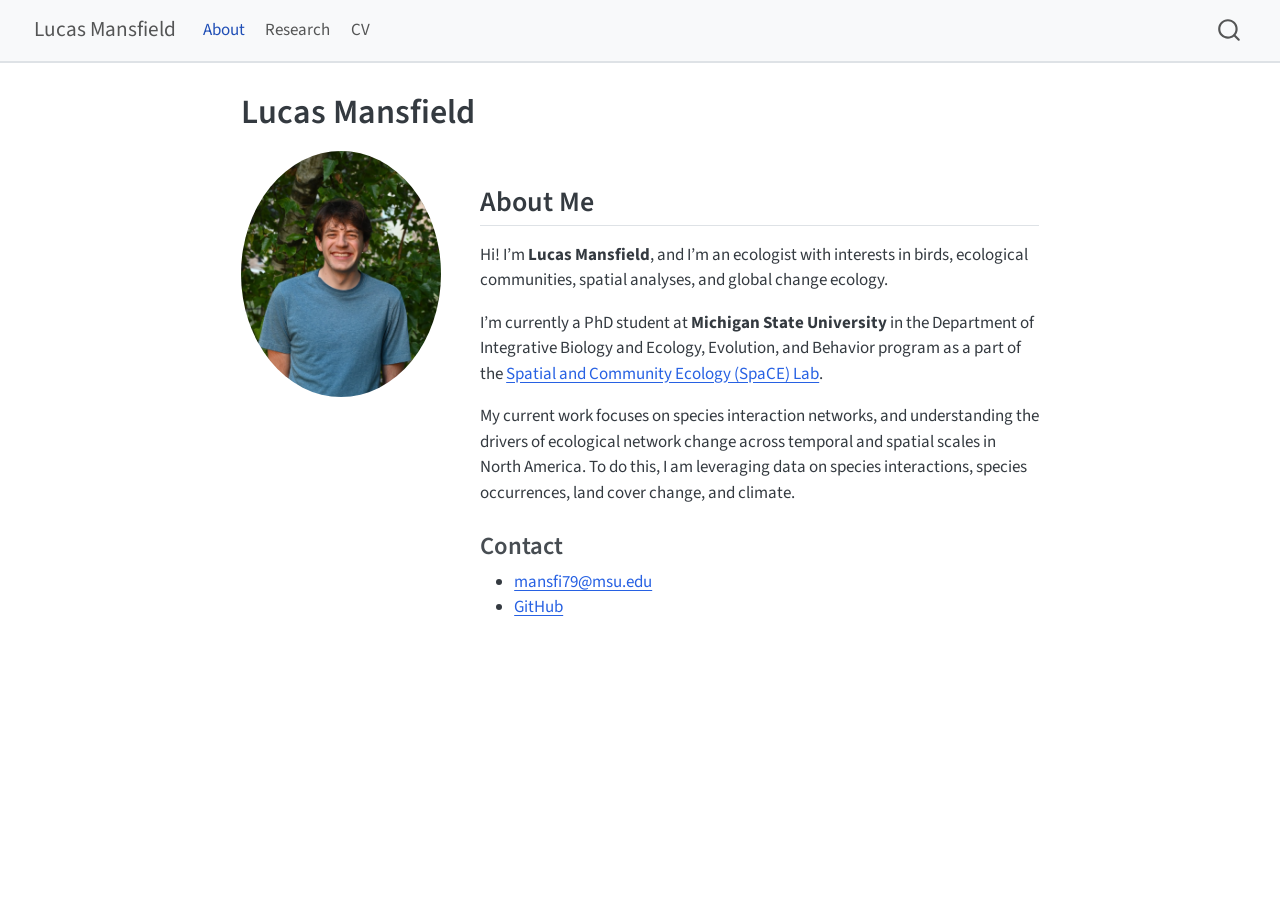
<file: docs/index.html>
<!DOCTYPE html>
<html xmlns="http://www.w3.org/1999/xhtml" lang="en" xml:lang="en"><head>

<meta charset="utf-8">
<meta name="generator" content="quarto-1.8.25">

<meta name="viewport" content="width=device-width, initial-scale=1.0, user-scalable=yes">


<title>Lucas Mansfield</title>
<style>
code{white-space: pre-wrap;}
span.smallcaps{font-variant: small-caps;}
div.columns{display: flex; gap: min(4vw, 1.5em);}
div.column{flex: auto; overflow-x: auto;}
div.hanging-indent{margin-left: 1.5em; text-indent: -1.5em;}
ul.task-list{list-style: none;}
ul.task-list li input[type="checkbox"] {
  width: 0.8em;
  margin: 0 0.8em 0.2em -1em; /* quarto-specific, see https://github.com/quarto-dev/quarto-cli/issues/4556 */ 
  vertical-align: middle;
}
</style>


<script src="site_libs/quarto-nav/quarto-nav.js"></script>
<script src="site_libs/quarto-nav/headroom.min.js"></script>
<script src="site_libs/clipboard/clipboard.min.js"></script>
<script src="site_libs/quarto-search/autocomplete.umd.js"></script>
<script src="site_libs/quarto-search/fuse.min.js"></script>
<script src="site_libs/quarto-search/quarto-search.js"></script>
<meta name="quarto:offset" content="./">
<script src="site_libs/quarto-html/quarto.js" type="module"></script>
<script src="site_libs/quarto-html/tabsets/tabsets.js" type="module"></script>
<script src="site_libs/quarto-html/axe/axe-check.js" type="module"></script>
<script src="site_libs/quarto-html/popper.min.js"></script>
<script src="site_libs/quarto-html/tippy.umd.min.js"></script>
<script src="site_libs/quarto-html/anchor.min.js"></script>
<link href="site_libs/quarto-html/tippy.css" rel="stylesheet">
<link href="site_libs/quarto-html/quarto-syntax-highlighting-7b89279ff1a6dce999919e0e67d4d9ec.css" rel="stylesheet" id="quarto-text-highlighting-styles">
<script src="site_libs/bootstrap/bootstrap.min.js"></script>
<link href="site_libs/bootstrap/bootstrap-icons.css" rel="stylesheet">
<link href="site_libs/bootstrap/bootstrap-e31584831b205ffbb2d98406f31c2a5b.min.css" rel="stylesheet" append-hash="true" id="quarto-bootstrap" data-mode="light">
<script id="quarto-search-options" type="application/json">{
  "location": "navbar",
  "copy-button": false,
  "collapse-after": 3,
  "panel-placement": "end",
  "type": "overlay",
  "limit": 50,
  "keyboard-shortcut": [
    "f",
    "/",
    "s"
  ],
  "show-item-context": false,
  "language": {
    "search-no-results-text": "No results",
    "search-matching-documents-text": "matching documents",
    "search-copy-link-title": "Copy link to search",
    "search-hide-matches-text": "Hide additional matches",
    "search-more-match-text": "more match in this document",
    "search-more-matches-text": "more matches in this document",
    "search-clear-button-title": "Clear",
    "search-text-placeholder": "",
    "search-detached-cancel-button-title": "Cancel",
    "search-submit-button-title": "Submit",
    "search-label": "Search"
  }
}</script>


<link rel="stylesheet" href="styles.css">
</head>

<body class="nav-fixed fullcontent quarto-light">

<div id="quarto-search-results"></div>
  <header id="quarto-header" class="headroom fixed-top">
    <nav class="navbar navbar-expand-lg " data-bs-theme="dark">
      <div class="navbar-container container-fluid">
      <div class="navbar-brand-container mx-auto">
    <a href="./index.html" class="navbar-brand navbar-brand-logo">
    </a>
    <a class="navbar-brand" href="./index.html">
    <span class="navbar-title">Lucas Mansfield</span>
    </a>
  </div>
            <div id="quarto-search" class="" title="Search"></div>
          <button class="navbar-toggler" type="button" data-bs-toggle="collapse" data-bs-target="#navbarCollapse" aria-controls="navbarCollapse" role="menu" aria-expanded="false" aria-label="Toggle navigation" onclick="if (window.quartoToggleHeadroom) { window.quartoToggleHeadroom(); }">
  <span class="navbar-toggler-icon"></span>
</button>
          <div class="collapse navbar-collapse" id="navbarCollapse">
            <ul class="navbar-nav navbar-nav-scroll me-auto">
  <li class="nav-item">
    <a class="nav-link active" href="./index.html" aria-current="page"> 
<span class="menu-text">About</span></a>
  </li>  
  <li class="nav-item">
    <a class="nav-link" href="./research.html"> 
<span class="menu-text">Research</span></a>
  </li>  
  <li class="nav-item">
    <a class="nav-link" href="./cv.html"> 
<span class="menu-text">CV</span></a>
  </li>  
</ul>
          </div> <!-- /navcollapse -->
            <div class="quarto-navbar-tools">
</div>
      </div> <!-- /container-fluid -->
    </nav>
</header>
<!-- content -->
<div id="quarto-content" class="quarto-container page-columns page-rows-contents page-layout-article page-navbar">
<!-- sidebar -->
<!-- margin-sidebar -->
    
<!-- main -->
<main class="content" id="quarto-document-content">

<header id="title-block-header" class="quarto-title-block default">
<div class="quarto-title">
<h1 class="title">Lucas Mansfield</h1>
</div>



<div class="quarto-title-meta">

    
  
    
  </div>
  


</header>


<div class="columns">
<div class="column" style="width:30%;">
<p><img src="images/profile.jpg" class="img-fluid" style="border-radius: 50%;" width="200"></p>
</div><div class="column" style="width:70%;">
<section id="about-me" class="level2">
<h2 class="anchored" data-anchor-id="about-me">About Me</h2>
<p>Hi! I’m <strong>Lucas Mansfield</strong>, and I’m an ecologist with interests in birds, ecological communities, spatial analyses, and global change ecology.</p>
<p>I’m currently a PhD student at <strong>Michigan State University</strong> in the Department of Integrative Biology and Ecology, Evolution, and Behavior program as a part of the <a href="https://www.communityecologylab.com/">Spatial and Community Ecology (SpaCE) Lab</a>.</p>
<p>My current work focuses on species interaction networks, and understanding the drivers of ecological network change across temporal and spatial scales in North America. To do this, I am leveraging data on species interactions, species occurrences, land cover change, and climate.</p>
<section id="contact" class="level3">
<h3 class="anchored" data-anchor-id="contact">Contact</h3>
<ul>
<li><a href="mailto:mansfi79@msu.edu">mansfi79@msu.edu</a></li>
<li><a href="https://github.com/lmansf44">GitHub</a></li>
</ul>
</section>
</section>
</div>
</div>



</main> <!-- /main -->
<script id="quarto-html-after-body" type="application/javascript">
  window.document.addEventListener("DOMContentLoaded", function (event) {
    const icon = "";
    const anchorJS = new window.AnchorJS();
    anchorJS.options = {
      placement: 'right',
      icon: icon
    };
    anchorJS.add('.anchored');
    const isCodeAnnotation = (el) => {
      for (const clz of el.classList) {
        if (clz.startsWith('code-annotation-')) {                     
          return true;
        }
      }
      return false;
    }
    const onCopySuccess = function(e) {
      // button target
      const button = e.trigger;
      // don't keep focus
      button.blur();
      // flash "checked"
      button.classList.add('code-copy-button-checked');
      var currentTitle = button.getAttribute("title");
      button.setAttribute("title", "Copied!");
      let tooltip;
      if (window.bootstrap) {
        button.setAttribute("data-bs-toggle", "tooltip");
        button.setAttribute("data-bs-placement", "left");
        button.setAttribute("data-bs-title", "Copied!");
        tooltip = new bootstrap.Tooltip(button, 
          { trigger: "manual", 
            customClass: "code-copy-button-tooltip",
            offset: [0, -8]});
        tooltip.show();    
      }
      setTimeout(function() {
        if (tooltip) {
          tooltip.hide();
          button.removeAttribute("data-bs-title");
          button.removeAttribute("data-bs-toggle");
          button.removeAttribute("data-bs-placement");
        }
        button.setAttribute("title", currentTitle);
        button.classList.remove('code-copy-button-checked');
      }, 1000);
      // clear code selection
      e.clearSelection();
    }
    const getTextToCopy = function(trigger) {
      const outerScaffold = trigger.parentElement.cloneNode(true);
      const codeEl = outerScaffold.querySelector('code');
      for (const childEl of codeEl.children) {
        if (isCodeAnnotation(childEl)) {
          childEl.remove();
        }
      }
      return codeEl.innerText;
    }
    const clipboard = new window.ClipboardJS('.code-copy-button:not([data-in-quarto-modal])', {
      text: getTextToCopy
    });
    clipboard.on('success', onCopySuccess);
    if (window.document.getElementById('quarto-embedded-source-code-modal')) {
      const clipboardModal = new window.ClipboardJS('.code-copy-button[data-in-quarto-modal]', {
        text: getTextToCopy,
        container: window.document.getElementById('quarto-embedded-source-code-modal')
      });
      clipboardModal.on('success', onCopySuccess);
    }
      var localhostRegex = new RegExp(/^(?:http|https):\/\/localhost\:?[0-9]*\//);
      var mailtoRegex = new RegExp(/^mailto:/);
        var filterRegex = new RegExp("https:\/\/lucasmansfield\.github\.io");
      var isInternal = (href) => {
          return filterRegex.test(href) || localhostRegex.test(href) || mailtoRegex.test(href);
      }
      // Inspect non-navigation links and adorn them if external
     var links = window.document.querySelectorAll('a[href]:not(.nav-link):not(.navbar-brand):not(.toc-action):not(.sidebar-link):not(.sidebar-item-toggle):not(.pagination-link):not(.no-external):not([aria-hidden]):not(.dropdown-item):not(.quarto-navigation-tool):not(.about-link)');
      for (var i=0; i<links.length; i++) {
        const link = links[i];
        if (!isInternal(link.href)) {
          // undo the damage that might have been done by quarto-nav.js in the case of
          // links that we want to consider external
          if (link.dataset.originalHref !== undefined) {
            link.href = link.dataset.originalHref;
          }
        }
      }
    function tippyHover(el, contentFn, onTriggerFn, onUntriggerFn) {
      const config = {
        allowHTML: true,
        maxWidth: 500,
        delay: 100,
        arrow: false,
        appendTo: function(el) {
            return el.parentElement;
        },
        interactive: true,
        interactiveBorder: 10,
        theme: 'quarto',
        placement: 'bottom-start',
      };
      if (contentFn) {
        config.content = contentFn;
      }
      if (onTriggerFn) {
        config.onTrigger = onTriggerFn;
      }
      if (onUntriggerFn) {
        config.onUntrigger = onUntriggerFn;
      }
      window.tippy(el, config); 
    }
    const noterefs = window.document.querySelectorAll('a[role="doc-noteref"]');
    for (var i=0; i<noterefs.length; i++) {
      const ref = noterefs[i];
      tippyHover(ref, function() {
        // use id or data attribute instead here
        let href = ref.getAttribute('data-footnote-href') || ref.getAttribute('href');
        try { href = new URL(href).hash; } catch {}
        const id = href.replace(/^#\/?/, "");
        const note = window.document.getElementById(id);
        if (note) {
          return note.innerHTML;
        } else {
          return "";
        }
      });
    }
    const xrefs = window.document.querySelectorAll('a.quarto-xref');
    const processXRef = (id, note) => {
      // Strip column container classes
      const stripColumnClz = (el) => {
        el.classList.remove("page-full", "page-columns");
        if (el.children) {
          for (const child of el.children) {
            stripColumnClz(child);
          }
        }
      }
      stripColumnClz(note)
      if (id === null || id.startsWith('sec-')) {
        // Special case sections, only their first couple elements
        const container = document.createElement("div");
        if (note.children && note.children.length > 2) {
          container.appendChild(note.children[0].cloneNode(true));
          for (let i = 1; i < note.children.length; i++) {
            const child = note.children[i];
            if (child.tagName === "P" && child.innerText === "") {
              continue;
            } else {
              container.appendChild(child.cloneNode(true));
              break;
            }
          }
          if (window.Quarto?.typesetMath) {
            window.Quarto.typesetMath(container);
          }
          return container.innerHTML
        } else {
          if (window.Quarto?.typesetMath) {
            window.Quarto.typesetMath(note);
          }
          return note.innerHTML;
        }
      } else {
        // Remove any anchor links if they are present
        const anchorLink = note.querySelector('a.anchorjs-link');
        if (anchorLink) {
          anchorLink.remove();
        }
        if (window.Quarto?.typesetMath) {
          window.Quarto.typesetMath(note);
        }
        if (note.classList.contains("callout")) {
          return note.outerHTML;
        } else {
          return note.innerHTML;
        }
      }
    }
    for (var i=0; i<xrefs.length; i++) {
      const xref = xrefs[i];
      tippyHover(xref, undefined, function(instance) {
        instance.disable();
        let url = xref.getAttribute('href');
        let hash = undefined; 
        if (url.startsWith('#')) {
          hash = url;
        } else {
          try { hash = new URL(url).hash; } catch {}
        }
        if (hash) {
          const id = hash.replace(/^#\/?/, "");
          const note = window.document.getElementById(id);
          if (note !== null) {
            try {
              const html = processXRef(id, note.cloneNode(true));
              instance.setContent(html);
            } finally {
              instance.enable();
              instance.show();
            }
          } else {
            // See if we can fetch this
            fetch(url.split('#')[0])
            .then(res => res.text())
            .then(html => {
              const parser = new DOMParser();
              const htmlDoc = parser.parseFromString(html, "text/html");
              const note = htmlDoc.getElementById(id);
              if (note !== null) {
                const html = processXRef(id, note);
                instance.setContent(html);
              } 
            }).finally(() => {
              instance.enable();
              instance.show();
            });
          }
        } else {
          // See if we can fetch a full url (with no hash to target)
          // This is a special case and we should probably do some content thinning / targeting
          fetch(url)
          .then(res => res.text())
          .then(html => {
            const parser = new DOMParser();
            const htmlDoc = parser.parseFromString(html, "text/html");
            const note = htmlDoc.querySelector('main.content');
            if (note !== null) {
              // This should only happen for chapter cross references
              // (since there is no id in the URL)
              // remove the first header
              if (note.children.length > 0 && note.children[0].tagName === "HEADER") {
                note.children[0].remove();
              }
              const html = processXRef(null, note);
              instance.setContent(html);
            } 
          }).finally(() => {
            instance.enable();
            instance.show();
          });
        }
      }, function(instance) {
      });
    }
        let selectedAnnoteEl;
        const selectorForAnnotation = ( cell, annotation) => {
          let cellAttr = 'data-code-cell="' + cell + '"';
          let lineAttr = 'data-code-annotation="' +  annotation + '"';
          const selector = 'span[' + cellAttr + '][' + lineAttr + ']';
          return selector;
        }
        const selectCodeLines = (annoteEl) => {
          const doc = window.document;
          const targetCell = annoteEl.getAttribute("data-target-cell");
          const targetAnnotation = annoteEl.getAttribute("data-target-annotation");
          const annoteSpan = window.document.querySelector(selectorForAnnotation(targetCell, targetAnnotation));
          const lines = annoteSpan.getAttribute("data-code-lines").split(",");
          const lineIds = lines.map((line) => {
            return targetCell + "-" + line;
          })
          let top = null;
          let height = null;
          let parent = null;
          if (lineIds.length > 0) {
              //compute the position of the single el (top and bottom and make a div)
              const el = window.document.getElementById(lineIds[0]);
              top = el.offsetTop;
              height = el.offsetHeight;
              parent = el.parentElement.parentElement;
            if (lineIds.length > 1) {
              const lastEl = window.document.getElementById(lineIds[lineIds.length - 1]);
              const bottom = lastEl.offsetTop + lastEl.offsetHeight;
              height = bottom - top;
            }
            if (top !== null && height !== null && parent !== null) {
              // cook up a div (if necessary) and position it 
              let div = window.document.getElementById("code-annotation-line-highlight");
              if (div === null) {
                div = window.document.createElement("div");
                div.setAttribute("id", "code-annotation-line-highlight");
                div.style.position = 'absolute';
                parent.appendChild(div);
              }
              div.style.top = top - 2 + "px";
              div.style.height = height + 4 + "px";
              div.style.left = 0;
              let gutterDiv = window.document.getElementById("code-annotation-line-highlight-gutter");
              if (gutterDiv === null) {
                gutterDiv = window.document.createElement("div");
                gutterDiv.setAttribute("id", "code-annotation-line-highlight-gutter");
                gutterDiv.style.position = 'absolute';
                const codeCell = window.document.getElementById(targetCell);
                const gutter = codeCell.querySelector('.code-annotation-gutter');
                gutter.appendChild(gutterDiv);
              }
              gutterDiv.style.top = top - 2 + "px";
              gutterDiv.style.height = height + 4 + "px";
            }
            selectedAnnoteEl = annoteEl;
          }
        };
        const unselectCodeLines = () => {
          const elementsIds = ["code-annotation-line-highlight", "code-annotation-line-highlight-gutter"];
          elementsIds.forEach((elId) => {
            const div = window.document.getElementById(elId);
            if (div) {
              div.remove();
            }
          });
          selectedAnnoteEl = undefined;
        };
          // Handle positioning of the toggle
      window.addEventListener(
        "resize",
        throttle(() => {
          elRect = undefined;
          if (selectedAnnoteEl) {
            selectCodeLines(selectedAnnoteEl);
          }
        }, 10)
      );
      function throttle(fn, ms) {
      let throttle = false;
      let timer;
        return (...args) => {
          if(!throttle) { // first call gets through
              fn.apply(this, args);
              throttle = true;
          } else { // all the others get throttled
              if(timer) clearTimeout(timer); // cancel #2
              timer = setTimeout(() => {
                fn.apply(this, args);
                timer = throttle = false;
              }, ms);
          }
        };
      }
        // Attach click handler to the DT
        const annoteDls = window.document.querySelectorAll('dt[data-target-cell]');
        for (const annoteDlNode of annoteDls) {
          annoteDlNode.addEventListener('click', (event) => {
            const clickedEl = event.target;
            if (clickedEl !== selectedAnnoteEl) {
              unselectCodeLines();
              const activeEl = window.document.querySelector('dt[data-target-cell].code-annotation-active');
              if (activeEl) {
                activeEl.classList.remove('code-annotation-active');
              }
              selectCodeLines(clickedEl);
              clickedEl.classList.add('code-annotation-active');
            } else {
              // Unselect the line
              unselectCodeLines();
              clickedEl.classList.remove('code-annotation-active');
            }
          });
        }
    const findCites = (el) => {
      const parentEl = el.parentElement;
      if (parentEl) {
        const cites = parentEl.dataset.cites;
        if (cites) {
          return {
            el,
            cites: cites.split(' ')
          };
        } else {
          return findCites(el.parentElement)
        }
      } else {
        return undefined;
      }
    };
    var bibliorefs = window.document.querySelectorAll('a[role="doc-biblioref"]');
    for (var i=0; i<bibliorefs.length; i++) {
      const ref = bibliorefs[i];
      const citeInfo = findCites(ref);
      if (citeInfo) {
        tippyHover(citeInfo.el, function() {
          var popup = window.document.createElement('div');
          citeInfo.cites.forEach(function(cite) {
            var citeDiv = window.document.createElement('div');
            citeDiv.classList.add('hanging-indent');
            citeDiv.classList.add('csl-entry');
            var biblioDiv = window.document.getElementById('ref-' + cite);
            if (biblioDiv) {
              citeDiv.innerHTML = biblioDiv.innerHTML;
            }
            popup.appendChild(citeDiv);
          });
          return popup.innerHTML;
        });
      }
    }
  });
  </script>
</div> <!-- /content -->




</body></html>
</file>
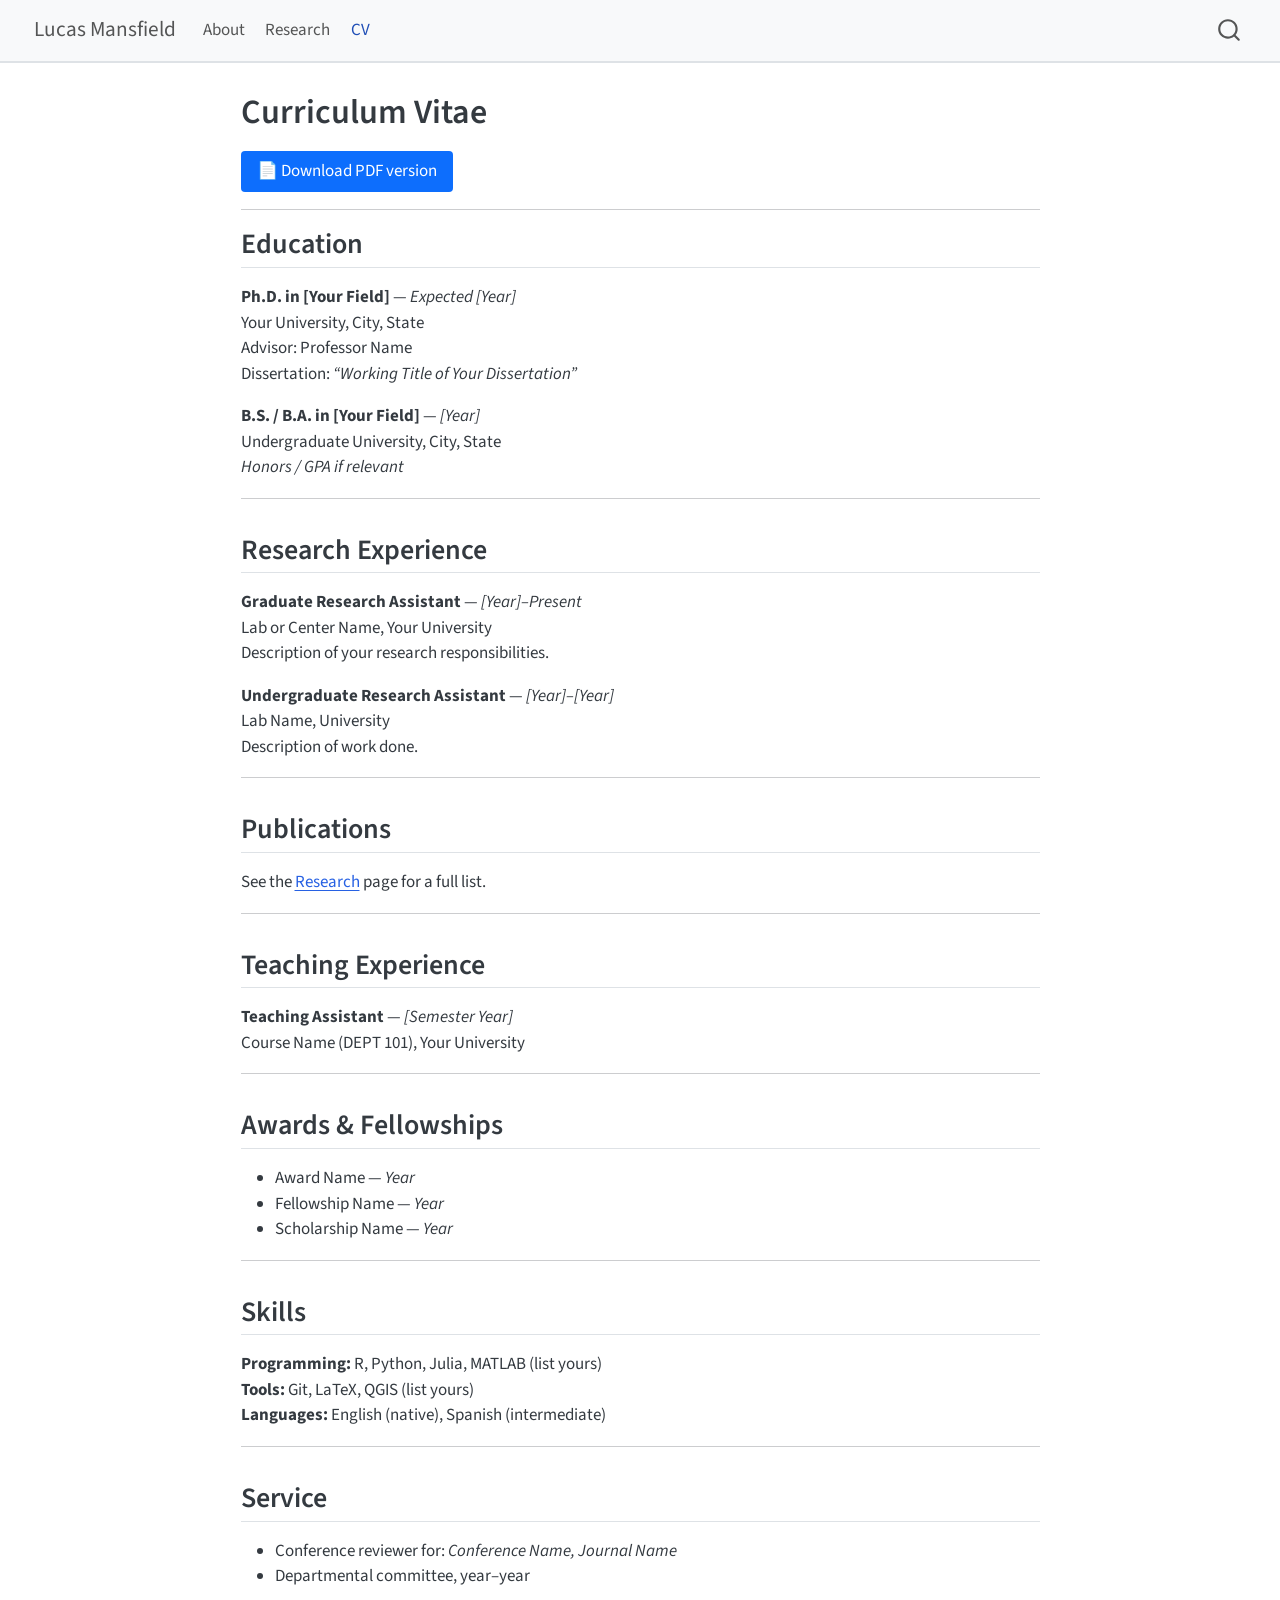
<file: docs/cv.html>
<!DOCTYPE html>
<html xmlns="http://www.w3.org/1999/xhtml" lang="en" xml:lang="en"><head>

<meta charset="utf-8">
<meta name="generator" content="quarto-1.8.25">

<meta name="viewport" content="width=device-width, initial-scale=1.0, user-scalable=yes">


<title>Curriculum Vitae – Lucas Mansfield</title>
<style>
code{white-space: pre-wrap;}
span.smallcaps{font-variant: small-caps;}
div.columns{display: flex; gap: min(4vw, 1.5em);}
div.column{flex: auto; overflow-x: auto;}
div.hanging-indent{margin-left: 1.5em; text-indent: -1.5em;}
ul.task-list{list-style: none;}
ul.task-list li input[type="checkbox"] {
  width: 0.8em;
  margin: 0 0.8em 0.2em -1em; /* quarto-specific, see https://github.com/quarto-dev/quarto-cli/issues/4556 */ 
  vertical-align: middle;
}
</style>


<script src="site_libs/quarto-nav/quarto-nav.js"></script>
<script src="site_libs/quarto-nav/headroom.min.js"></script>
<script src="site_libs/clipboard/clipboard.min.js"></script>
<script src="site_libs/quarto-search/autocomplete.umd.js"></script>
<script src="site_libs/quarto-search/fuse.min.js"></script>
<script src="site_libs/quarto-search/quarto-search.js"></script>
<meta name="quarto:offset" content="./">
<script src="site_libs/quarto-html/quarto.js" type="module"></script>
<script src="site_libs/quarto-html/tabsets/tabsets.js" type="module"></script>
<script src="site_libs/quarto-html/axe/axe-check.js" type="module"></script>
<script src="site_libs/quarto-html/popper.min.js"></script>
<script src="site_libs/quarto-html/tippy.umd.min.js"></script>
<script src="site_libs/quarto-html/anchor.min.js"></script>
<link href="site_libs/quarto-html/tippy.css" rel="stylesheet">
<link href="site_libs/quarto-html/quarto-syntax-highlighting-7b89279ff1a6dce999919e0e67d4d9ec.css" rel="stylesheet" id="quarto-text-highlighting-styles">
<script src="site_libs/bootstrap/bootstrap.min.js"></script>
<link href="site_libs/bootstrap/bootstrap-icons.css" rel="stylesheet">
<link href="site_libs/bootstrap/bootstrap-e31584831b205ffbb2d98406f31c2a5b.min.css" rel="stylesheet" append-hash="true" id="quarto-bootstrap" data-mode="light">
<script id="quarto-search-options" type="application/json">{
  "location": "navbar",
  "copy-button": false,
  "collapse-after": 3,
  "panel-placement": "end",
  "type": "overlay",
  "limit": 50,
  "keyboard-shortcut": [
    "f",
    "/",
    "s"
  ],
  "show-item-context": false,
  "language": {
    "search-no-results-text": "No results",
    "search-matching-documents-text": "matching documents",
    "search-copy-link-title": "Copy link to search",
    "search-hide-matches-text": "Hide additional matches",
    "search-more-match-text": "more match in this document",
    "search-more-matches-text": "more matches in this document",
    "search-clear-button-title": "Clear",
    "search-text-placeholder": "",
    "search-detached-cancel-button-title": "Cancel",
    "search-submit-button-title": "Submit",
    "search-label": "Search"
  }
}</script>


<link rel="stylesheet" href="styles.css">
</head>

<body class="nav-fixed fullcontent quarto-light">

<div id="quarto-search-results"></div>
  <header id="quarto-header" class="headroom fixed-top">
    <nav class="navbar navbar-expand-lg " data-bs-theme="dark">
      <div class="navbar-container container-fluid">
      <div class="navbar-brand-container mx-auto">
    <a href="./index.html" class="navbar-brand navbar-brand-logo">
    </a>
    <a class="navbar-brand" href="./index.html">
    <span class="navbar-title">Lucas Mansfield</span>
    </a>
  </div>
            <div id="quarto-search" class="" title="Search"></div>
          <button class="navbar-toggler" type="button" data-bs-toggle="collapse" data-bs-target="#navbarCollapse" aria-controls="navbarCollapse" role="menu" aria-expanded="false" aria-label="Toggle navigation" onclick="if (window.quartoToggleHeadroom) { window.quartoToggleHeadroom(); }">
  <span class="navbar-toggler-icon"></span>
</button>
          <div class="collapse navbar-collapse" id="navbarCollapse">
            <ul class="navbar-nav navbar-nav-scroll me-auto">
  <li class="nav-item">
    <a class="nav-link" href="./index.html"> 
<span class="menu-text">About</span></a>
  </li>  
  <li class="nav-item">
    <a class="nav-link" href="./research.html"> 
<span class="menu-text">Research</span></a>
  </li>  
  <li class="nav-item">
    <a class="nav-link active" href="./cv.html" aria-current="page"> 
<span class="menu-text">CV</span></a>
  </li>  
</ul>
          </div> <!-- /navcollapse -->
            <div class="quarto-navbar-tools">
</div>
      </div> <!-- /container-fluid -->
    </nav>
</header>
<!-- content -->
<div id="quarto-content" class="quarto-container page-columns page-rows-contents page-layout-article page-navbar">
<!-- sidebar -->
<!-- margin-sidebar -->
    
<!-- main -->
<main class="content" id="quarto-document-content">

<header id="title-block-header" class="quarto-title-block default">
<div class="quarto-title">
<h1 class="title">Curriculum Vitae</h1>
</div>



<div class="quarto-title-meta">

    
  
    
  </div>
  


</header>


<p><a href="cv.pdf" class="btn btn-primary">📄 Download PDF version</a></p>
<hr>
<section id="education" class="level2">
<h2 class="anchored" data-anchor-id="education">Education</h2>
<p><strong>Ph.D.&nbsp;in [Your Field]</strong> — <em>Expected [Year]</em><br>
Your University, City, State<br>
Advisor: Professor Name<br>
Dissertation: <em>“Working Title of Your Dissertation”</em></p>
<p><strong>B.S. / B.A. in [Your Field]</strong> — <em>[Year]</em><br>
Undergraduate University, City, State<br>
<em>Honors / GPA if relevant</em></p>
<hr>
</section>
<section id="research-experience" class="level2">
<h2 class="anchored" data-anchor-id="research-experience">Research Experience</h2>
<p><strong>Graduate Research Assistant</strong> — <em>[Year]–Present</em><br>
Lab or Center Name, Your University<br>
Description of your research responsibilities.</p>
<p><strong>Undergraduate Research Assistant</strong> — <em>[Year]–[Year]</em><br>
Lab Name, University<br>
Description of work done.</p>
<hr>
</section>
<section id="publications" class="level2">
<h2 class="anchored" data-anchor-id="publications">Publications</h2>
<p>See the <a href="./research.html">Research</a> page for a full list.</p>
<hr>
</section>
<section id="teaching-experience" class="level2">
<h2 class="anchored" data-anchor-id="teaching-experience">Teaching Experience</h2>
<p><strong>Teaching Assistant</strong> — <em>[Semester Year]</em><br>
Course Name (DEPT 101), Your University</p>
<hr>
</section>
<section id="awards-fellowships" class="level2">
<h2 class="anchored" data-anchor-id="awards-fellowships">Awards &amp; Fellowships</h2>
<ul>
<li>Award Name — <em>Year</em></li>
<li>Fellowship Name — <em>Year</em></li>
<li>Scholarship Name — <em>Year</em></li>
</ul>
<hr>
</section>
<section id="skills" class="level2">
<h2 class="anchored" data-anchor-id="skills">Skills</h2>
<p><strong>Programming:</strong> R, Python, Julia, MATLAB (list yours)<br>
<strong>Tools:</strong> Git, LaTeX, QGIS (list yours)<br>
<strong>Languages:</strong> English (native), Spanish (intermediate)</p>
<hr>
</section>
<section id="service" class="level2">
<h2 class="anchored" data-anchor-id="service">Service</h2>
<ul>
<li>Conference reviewer for: <em>Conference Name, Journal Name</em></li>
<li>Departmental committee, year–year</li>
</ul>


</section>

</main> <!-- /main -->
<script id="quarto-html-after-body" type="application/javascript">
  window.document.addEventListener("DOMContentLoaded", function (event) {
    const icon = "";
    const anchorJS = new window.AnchorJS();
    anchorJS.options = {
      placement: 'right',
      icon: icon
    };
    anchorJS.add('.anchored');
    const isCodeAnnotation = (el) => {
      for (const clz of el.classList) {
        if (clz.startsWith('code-annotation-')) {                     
          return true;
        }
      }
      return false;
    }
    const onCopySuccess = function(e) {
      // button target
      const button = e.trigger;
      // don't keep focus
      button.blur();
      // flash "checked"
      button.classList.add('code-copy-button-checked');
      var currentTitle = button.getAttribute("title");
      button.setAttribute("title", "Copied!");
      let tooltip;
      if (window.bootstrap) {
        button.setAttribute("data-bs-toggle", "tooltip");
        button.setAttribute("data-bs-placement", "left");
        button.setAttribute("data-bs-title", "Copied!");
        tooltip = new bootstrap.Tooltip(button, 
          { trigger: "manual", 
            customClass: "code-copy-button-tooltip",
            offset: [0, -8]});
        tooltip.show();    
      }
      setTimeout(function() {
        if (tooltip) {
          tooltip.hide();
          button.removeAttribute("data-bs-title");
          button.removeAttribute("data-bs-toggle");
          button.removeAttribute("data-bs-placement");
        }
        button.setAttribute("title", currentTitle);
        button.classList.remove('code-copy-button-checked');
      }, 1000);
      // clear code selection
      e.clearSelection();
    }
    const getTextToCopy = function(trigger) {
      const outerScaffold = trigger.parentElement.cloneNode(true);
      const codeEl = outerScaffold.querySelector('code');
      for (const childEl of codeEl.children) {
        if (isCodeAnnotation(childEl)) {
          childEl.remove();
        }
      }
      return codeEl.innerText;
    }
    const clipboard = new window.ClipboardJS('.code-copy-button:not([data-in-quarto-modal])', {
      text: getTextToCopy
    });
    clipboard.on('success', onCopySuccess);
    if (window.document.getElementById('quarto-embedded-source-code-modal')) {
      const clipboardModal = new window.ClipboardJS('.code-copy-button[data-in-quarto-modal]', {
        text: getTextToCopy,
        container: window.document.getElementById('quarto-embedded-source-code-modal')
      });
      clipboardModal.on('success', onCopySuccess);
    }
      var localhostRegex = new RegExp(/^(?:http|https):\/\/localhost\:?[0-9]*\//);
      var mailtoRegex = new RegExp(/^mailto:/);
        var filterRegex = new RegExp("https:\/\/lucasmansfield\.github\.io");
      var isInternal = (href) => {
          return filterRegex.test(href) || localhostRegex.test(href) || mailtoRegex.test(href);
      }
      // Inspect non-navigation links and adorn them if external
     var links = window.document.querySelectorAll('a[href]:not(.nav-link):not(.navbar-brand):not(.toc-action):not(.sidebar-link):not(.sidebar-item-toggle):not(.pagination-link):not(.no-external):not([aria-hidden]):not(.dropdown-item):not(.quarto-navigation-tool):not(.about-link)');
      for (var i=0; i<links.length; i++) {
        const link = links[i];
        if (!isInternal(link.href)) {
          // undo the damage that might have been done by quarto-nav.js in the case of
          // links that we want to consider external
          if (link.dataset.originalHref !== undefined) {
            link.href = link.dataset.originalHref;
          }
        }
      }
    function tippyHover(el, contentFn, onTriggerFn, onUntriggerFn) {
      const config = {
        allowHTML: true,
        maxWidth: 500,
        delay: 100,
        arrow: false,
        appendTo: function(el) {
            return el.parentElement;
        },
        interactive: true,
        interactiveBorder: 10,
        theme: 'quarto',
        placement: 'bottom-start',
      };
      if (contentFn) {
        config.content = contentFn;
      }
      if (onTriggerFn) {
        config.onTrigger = onTriggerFn;
      }
      if (onUntriggerFn) {
        config.onUntrigger = onUntriggerFn;
      }
      window.tippy(el, config); 
    }
    const noterefs = window.document.querySelectorAll('a[role="doc-noteref"]');
    for (var i=0; i<noterefs.length; i++) {
      const ref = noterefs[i];
      tippyHover(ref, function() {
        // use id or data attribute instead here
        let href = ref.getAttribute('data-footnote-href') || ref.getAttribute('href');
        try { href = new URL(href).hash; } catch {}
        const id = href.replace(/^#\/?/, "");
        const note = window.document.getElementById(id);
        if (note) {
          return note.innerHTML;
        } else {
          return "";
        }
      });
    }
    const xrefs = window.document.querySelectorAll('a.quarto-xref');
    const processXRef = (id, note) => {
      // Strip column container classes
      const stripColumnClz = (el) => {
        el.classList.remove("page-full", "page-columns");
        if (el.children) {
          for (const child of el.children) {
            stripColumnClz(child);
          }
        }
      }
      stripColumnClz(note)
      if (id === null || id.startsWith('sec-')) {
        // Special case sections, only their first couple elements
        const container = document.createElement("div");
        if (note.children && note.children.length > 2) {
          container.appendChild(note.children[0].cloneNode(true));
          for (let i = 1; i < note.children.length; i++) {
            const child = note.children[i];
            if (child.tagName === "P" && child.innerText === "") {
              continue;
            } else {
              container.appendChild(child.cloneNode(true));
              break;
            }
          }
          if (window.Quarto?.typesetMath) {
            window.Quarto.typesetMath(container);
          }
          return container.innerHTML
        } else {
          if (window.Quarto?.typesetMath) {
            window.Quarto.typesetMath(note);
          }
          return note.innerHTML;
        }
      } else {
        // Remove any anchor links if they are present
        const anchorLink = note.querySelector('a.anchorjs-link');
        if (anchorLink) {
          anchorLink.remove();
        }
        if (window.Quarto?.typesetMath) {
          window.Quarto.typesetMath(note);
        }
        if (note.classList.contains("callout")) {
          return note.outerHTML;
        } else {
          return note.innerHTML;
        }
      }
    }
    for (var i=0; i<xrefs.length; i++) {
      const xref = xrefs[i];
      tippyHover(xref, undefined, function(instance) {
        instance.disable();
        let url = xref.getAttribute('href');
        let hash = undefined; 
        if (url.startsWith('#')) {
          hash = url;
        } else {
          try { hash = new URL(url).hash; } catch {}
        }
        if (hash) {
          const id = hash.replace(/^#\/?/, "");
          const note = window.document.getElementById(id);
          if (note !== null) {
            try {
              const html = processXRef(id, note.cloneNode(true));
              instance.setContent(html);
            } finally {
              instance.enable();
              instance.show();
            }
          } else {
            // See if we can fetch this
            fetch(url.split('#')[0])
            .then(res => res.text())
            .then(html => {
              const parser = new DOMParser();
              const htmlDoc = parser.parseFromString(html, "text/html");
              const note = htmlDoc.getElementById(id);
              if (note !== null) {
                const html = processXRef(id, note);
                instance.setContent(html);
              } 
            }).finally(() => {
              instance.enable();
              instance.show();
            });
          }
        } else {
          // See if we can fetch a full url (with no hash to target)
          // This is a special case and we should probably do some content thinning / targeting
          fetch(url)
          .then(res => res.text())
          .then(html => {
            const parser = new DOMParser();
            const htmlDoc = parser.parseFromString(html, "text/html");
            const note = htmlDoc.querySelector('main.content');
            if (note !== null) {
              // This should only happen for chapter cross references
              // (since there is no id in the URL)
              // remove the first header
              if (note.children.length > 0 && note.children[0].tagName === "HEADER") {
                note.children[0].remove();
              }
              const html = processXRef(null, note);
              instance.setContent(html);
            } 
          }).finally(() => {
            instance.enable();
            instance.show();
          });
        }
      }, function(instance) {
      });
    }
        let selectedAnnoteEl;
        const selectorForAnnotation = ( cell, annotation) => {
          let cellAttr = 'data-code-cell="' + cell + '"';
          let lineAttr = 'data-code-annotation="' +  annotation + '"';
          const selector = 'span[' + cellAttr + '][' + lineAttr + ']';
          return selector;
        }
        const selectCodeLines = (annoteEl) => {
          const doc = window.document;
          const targetCell = annoteEl.getAttribute("data-target-cell");
          const targetAnnotation = annoteEl.getAttribute("data-target-annotation");
          const annoteSpan = window.document.querySelector(selectorForAnnotation(targetCell, targetAnnotation));
          const lines = annoteSpan.getAttribute("data-code-lines").split(",");
          const lineIds = lines.map((line) => {
            return targetCell + "-" + line;
          })
          let top = null;
          let height = null;
          let parent = null;
          if (lineIds.length > 0) {
              //compute the position of the single el (top and bottom and make a div)
              const el = window.document.getElementById(lineIds[0]);
              top = el.offsetTop;
              height = el.offsetHeight;
              parent = el.parentElement.parentElement;
            if (lineIds.length > 1) {
              const lastEl = window.document.getElementById(lineIds[lineIds.length - 1]);
              const bottom = lastEl.offsetTop + lastEl.offsetHeight;
              height = bottom - top;
            }
            if (top !== null && height !== null && parent !== null) {
              // cook up a div (if necessary) and position it 
              let div = window.document.getElementById("code-annotation-line-highlight");
              if (div === null) {
                div = window.document.createElement("div");
                div.setAttribute("id", "code-annotation-line-highlight");
                div.style.position = 'absolute';
                parent.appendChild(div);
              }
              div.style.top = top - 2 + "px";
              div.style.height = height + 4 + "px";
              div.style.left = 0;
              let gutterDiv = window.document.getElementById("code-annotation-line-highlight-gutter");
              if (gutterDiv === null) {
                gutterDiv = window.document.createElement("div");
                gutterDiv.setAttribute("id", "code-annotation-line-highlight-gutter");
                gutterDiv.style.position = 'absolute';
                const codeCell = window.document.getElementById(targetCell);
                const gutter = codeCell.querySelector('.code-annotation-gutter');
                gutter.appendChild(gutterDiv);
              }
              gutterDiv.style.top = top - 2 + "px";
              gutterDiv.style.height = height + 4 + "px";
            }
            selectedAnnoteEl = annoteEl;
          }
        };
        const unselectCodeLines = () => {
          const elementsIds = ["code-annotation-line-highlight", "code-annotation-line-highlight-gutter"];
          elementsIds.forEach((elId) => {
            const div = window.document.getElementById(elId);
            if (div) {
              div.remove();
            }
          });
          selectedAnnoteEl = undefined;
        };
          // Handle positioning of the toggle
      window.addEventListener(
        "resize",
        throttle(() => {
          elRect = undefined;
          if (selectedAnnoteEl) {
            selectCodeLines(selectedAnnoteEl);
          }
        }, 10)
      );
      function throttle(fn, ms) {
      let throttle = false;
      let timer;
        return (...args) => {
          if(!throttle) { // first call gets through
              fn.apply(this, args);
              throttle = true;
          } else { // all the others get throttled
              if(timer) clearTimeout(timer); // cancel #2
              timer = setTimeout(() => {
                fn.apply(this, args);
                timer = throttle = false;
              }, ms);
          }
        };
      }
        // Attach click handler to the DT
        const annoteDls = window.document.querySelectorAll('dt[data-target-cell]');
        for (const annoteDlNode of annoteDls) {
          annoteDlNode.addEventListener('click', (event) => {
            const clickedEl = event.target;
            if (clickedEl !== selectedAnnoteEl) {
              unselectCodeLines();
              const activeEl = window.document.querySelector('dt[data-target-cell].code-annotation-active');
              if (activeEl) {
                activeEl.classList.remove('code-annotation-active');
              }
              selectCodeLines(clickedEl);
              clickedEl.classList.add('code-annotation-active');
            } else {
              // Unselect the line
              unselectCodeLines();
              clickedEl.classList.remove('code-annotation-active');
            }
          });
        }
    const findCites = (el) => {
      const parentEl = el.parentElement;
      if (parentEl) {
        const cites = parentEl.dataset.cites;
        if (cites) {
          return {
            el,
            cites: cites.split(' ')
          };
        } else {
          return findCites(el.parentElement)
        }
      } else {
        return undefined;
      }
    };
    var bibliorefs = window.document.querySelectorAll('a[role="doc-biblioref"]');
    for (var i=0; i<bibliorefs.length; i++) {
      const ref = bibliorefs[i];
      const citeInfo = findCites(ref);
      if (citeInfo) {
        tippyHover(citeInfo.el, function() {
          var popup = window.document.createElement('div');
          citeInfo.cites.forEach(function(cite) {
            var citeDiv = window.document.createElement('div');
            citeDiv.classList.add('hanging-indent');
            citeDiv.classList.add('csl-entry');
            var biblioDiv = window.document.getElementById('ref-' + cite);
            if (biblioDiv) {
              citeDiv.innerHTML = biblioDiv.innerHTML;
            }
            popup.appendChild(citeDiv);
          });
          return popup.innerHTML;
        });
      }
    }
  });
  </script>
</div> <!-- /content -->




</body></html>
</file>
<file: docs/site_libs/quarto-html/tippy.css>
.tippy-box[data-animation=fade][data-state=hidden]{opacity:0}[data-tippy-root]{max-width:calc(100vw - 10px)}.tippy-box{position:relative;background-color:#333;color:#fff;border-radius:4px;font-size:14px;line-height:1.4;white-space:normal;outline:0;transition-property:transform,visibility,opacity}.tippy-box[data-placement^=top]>.tippy-arrow{bottom:0}.tippy-box[data-placement^=top]>.tippy-arrow:before{bottom:-7px;left:0;border-width:8px 8px 0;border-top-color:initial;transform-origin:center top}.tippy-box[data-placement^=bottom]>.tippy-arrow{top:0}.tippy-box[data-placement^=bottom]>.tippy-arrow:before{top:-7px;left:0;border-width:0 8px 8px;border-bottom-color:initial;transform-origin:center bottom}.tippy-box[data-placement^=left]>.tippy-arrow{right:0}.tippy-box[data-placement^=left]>.tippy-arrow:before{border-width:8px 0 8px 8px;border-left-color:initial;right:-7px;transform-origin:center left}.tippy-box[data-placement^=right]>.tippy-arrow{left:0}.tippy-box[data-placement^=right]>.tippy-arrow:before{left:-7px;border-width:8px 8px 8px 0;border-right-color:initial;transform-origin:center right}.tippy-box[data-inertia][data-state=visible]{transition-timing-function:cubic-bezier(.54,1.5,.38,1.11)}.tippy-arrow{width:16px;height:16px;color:#333}.tippy-arrow:before{content:"";position:absolute;border-color:transparent;border-style:solid}.tippy-content{position:relative;padding:5px 9px;z-index:1}
</file>
<file: docs/site_libs/quarto-html/quarto-syntax-highlighting-7b89279ff1a6dce999919e0e67d4d9ec.css>
/* quarto syntax highlight colors */
:root {
  --quarto-hl-ot-color: #003B4F;
  --quarto-hl-at-color: #657422;
  --quarto-hl-ss-color: #20794D;
  --quarto-hl-an-color: #5E5E5E;
  --quarto-hl-fu-color: #4758AB;
  --quarto-hl-st-color: #20794D;
  --quarto-hl-cf-color: #003B4F;
  --quarto-hl-op-color: #5E5E5E;
  --quarto-hl-er-color: #AD0000;
  --quarto-hl-bn-color: #AD0000;
  --quarto-hl-al-color: #AD0000;
  --quarto-hl-va-color: #111111;
  --quarto-hl-bu-color: inherit;
  --quarto-hl-ex-color: inherit;
  --quarto-hl-pp-color: #AD0000;
  --quarto-hl-in-color: #5E5E5E;
  --quarto-hl-vs-color: #20794D;
  --quarto-hl-wa-color: #5E5E5E;
  --quarto-hl-do-color: #5E5E5E;
  --quarto-hl-im-color: #00769E;
  --quarto-hl-ch-color: #20794D;
  --quarto-hl-dt-color: #AD0000;
  --quarto-hl-fl-color: #AD0000;
  --quarto-hl-co-color: #5E5E5E;
  --quarto-hl-cv-color: #5E5E5E;
  --quarto-hl-cn-color: #8f5902;
  --quarto-hl-sc-color: #5E5E5E;
  --quarto-hl-dv-color: #AD0000;
  --quarto-hl-kw-color: #003B4F;
}

/* other quarto variables */
:root {
  --quarto-font-monospace: SFMono-Regular, Menlo, Monaco, Consolas, "Liberation Mono", "Courier New", monospace;
}

/* syntax highlight based on Pandoc's rules */
pre > code.sourceCode > span {
  color: #003B4F;
}

code.sourceCode > span {
  color: #003B4F;
}

div.sourceCode,
div.sourceCode pre.sourceCode {
  color: #003B4F;
}

/* Normal */
code span {
  color: #003B4F;
}

/* Alert */
code span.al {
  color: #AD0000;
  font-style: inherit;
}

/* Annotation */
code span.an {
  color: #5E5E5E;
  font-style: inherit;
}

/* Attribute */
code span.at {
  color: #657422;
  font-style: inherit;
}

/* BaseN */
code span.bn {
  color: #AD0000;
  font-style: inherit;
}

/* BuiltIn */
code span.bu {
  font-style: inherit;
}

/* ControlFlow */
code span.cf {
  color: #003B4F;
  font-weight: bold;
  font-style: inherit;
}

/* Char */
code span.ch {
  color: #20794D;
  font-style: inherit;
}

/* Constant */
code span.cn {
  color: #8f5902;
  font-style: inherit;
}

/* Comment */
code span.co {
  color: #5E5E5E;
  font-style: inherit;
}

/* CommentVar */
code span.cv {
  color: #5E5E5E;
  font-style: italic;
}

/* Documentation */
code span.do {
  color: #5E5E5E;
  font-style: italic;
}

/* DataType */
code span.dt {
  color: #AD0000;
  font-style: inherit;
}

/* DecVal */
code span.dv {
  color: #AD0000;
  font-style: inherit;
}

/* Error */
code span.er {
  color: #AD0000;
  font-style: inherit;
}

/* Extension */
code span.ex {
  font-style: inherit;
}

/* Float */
code span.fl {
  color: #AD0000;
  font-style: inherit;
}

/* Function */
code span.fu {
  color: #4758AB;
  font-style: inherit;
}

/* Import */
code span.im {
  color: #00769E;
  font-style: inherit;
}

/* Information */
code span.in {
  color: #5E5E5E;
  font-style: inherit;
}

/* Keyword */
code span.kw {
  color: #003B4F;
  font-weight: bold;
  font-style: inherit;
}

/* Operator */
code span.op {
  color: #5E5E5E;
  font-style: inherit;
}

/* Other */
code span.ot {
  color: #003B4F;
  font-style: inherit;
}

/* Preprocessor */
code span.pp {
  color: #AD0000;
  font-style: inherit;
}

/* SpecialChar */
code span.sc {
  color: #5E5E5E;
  font-style: inherit;
}

/* SpecialString */
code span.ss {
  color: #20794D;
  font-style: inherit;
}

/* String */
code span.st {
  color: #20794D;
  font-style: inherit;
}

/* Variable */
code span.va {
  color: #111111;
  font-style: inherit;
}

/* VerbatimString */
code span.vs {
  color: #20794D;
  font-style: inherit;
}

/* Warning */
code span.wa {
  color: #5E5E5E;
  font-style: italic;
}

.prevent-inlining {
  content: "</";
}

/*# sourceMappingURL=3944bc705cfaf4c80e56f77c5205168a.css.map */
</file>
<file: docs/styles.css>
/* Navbar tweaks */
.navbar {
  border-bottom: 2px solid #dee2e6;
}


/* Button style for CV download */
.btn-primary {
  background-color: #0d6efd;
  border: none;
  padding: 8px 16px;
  border-radius: 4px;
  color: white;
  text-decoration: none;
}

.btn-primary:hover {
  background-color: #0b5ed7;
  color: white;
}

/* Consistent section spacing */
h2 {
  margin-top: 2rem;
  padding-bottom: 0.3rem;
  border-bottom: 1px solid #dee2e6;
}

 /* figure captions */
.fig-caption {
  text-align: center;
  color: #555555;
  font-style: italic;
}
</file>
